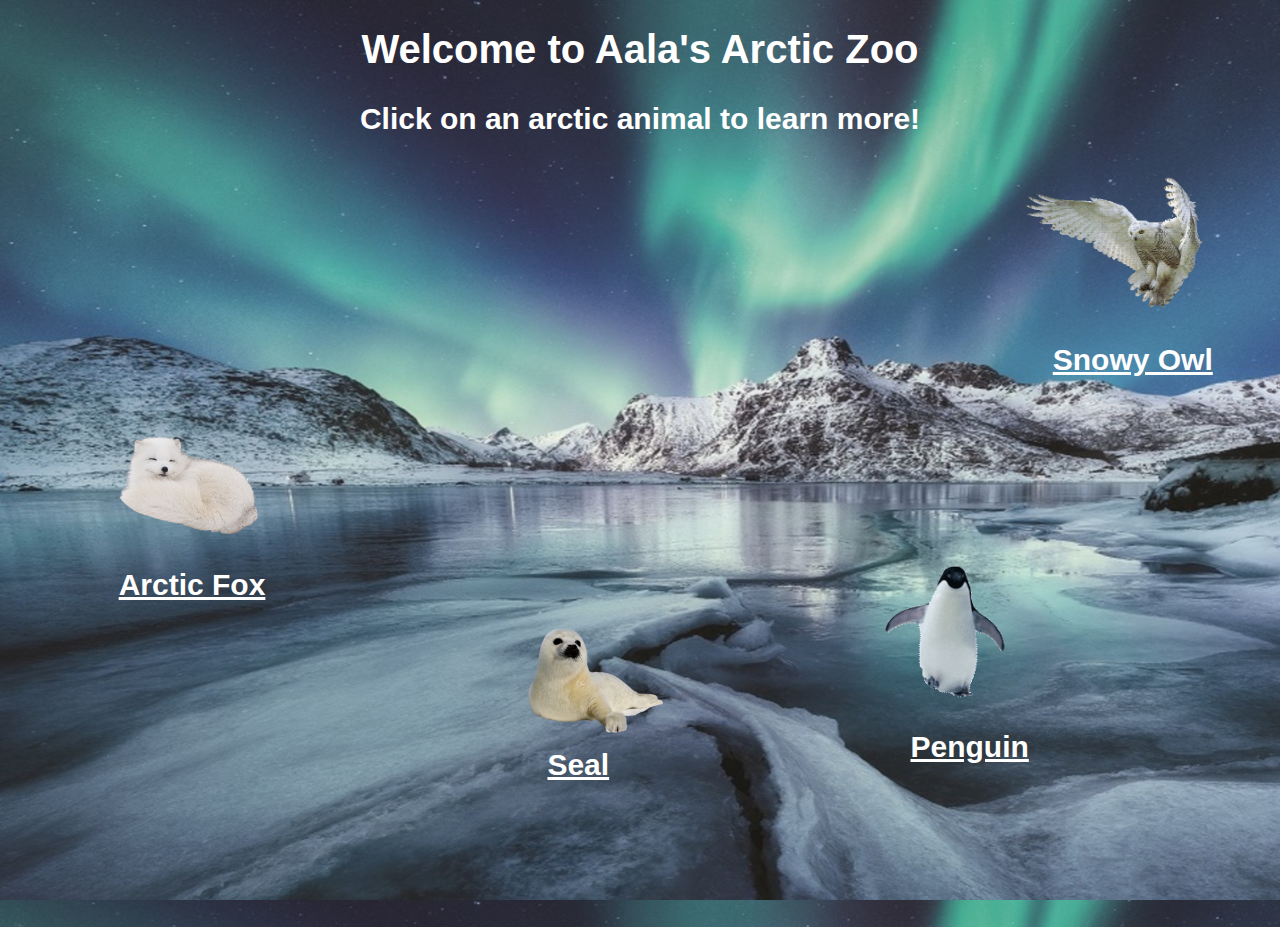
<file: index.html>
<!DOCTYPE html>
<html>

<head>
  <title>Aala's Zoo</title>
  <link rel="stylesheet" type="text/css" href="css/index.css">
</head>

<body>
  <style>
    

    body{
      background-image: url("img/arctic1.jpg");
      -webkit-background-size: cover;
      -moz-background-size: cover;
      -o-background-size: cover;
      background-size: cover;
    }
  </style>

  <h1 style="color:white; font-size:40px;">Welcome to Aala's Arctic Zoo</h1>
  <h3 style="color:white; font-size:30px;">Click on an arctic animal to learn more!</h3>

  <b>
    <section>
      <div class="link">
        <a href="html/arctic-fox.html", style="color:white; font-size:30px;", class="fox">Arctic Fox</a>
        <a href="html/arctic-fox.html">
          <IMG SRC= "img/arctic-fox/arcf.png", class="foxImage", style="width:15%">
        </a>
        
      </div>

      <br>
      <br>

      <div class="link">
        <a href="html/penguin.html", style="color:white; font-size:30px;", class="pen">Penguin</a>
        <a href="html/penguin.html">
          <IMG SRC= "img/penguin/penn.gif", class="penImage", style="width:12%">
        </a>
        
      </div>

      <br>
      <br>

      <div class="link">
        <a href="html/seal.html", style="color:white; font-size:30px;", class="sl">Seal</a>
        <a href="html/seal.html">
          <IMG SRC= "img/seal/sea7.png", class="slImage", style="width:15%">
         </a>
        
      </div>

      <br>
      <br>

      <div class="link">
        <a href="html/snowy-owl.html", style="color:white; font-size:30px;", class="snowy">Snowy Owl</a>
        <a href="html/snowy-owl.html">
          <IMG SRC= "img/snowy-owl/owl1.gif", class="snowyImage", style="width:14%">
        </a>
        
      </div>

    </section>
  </b>
</body>
</html>
</file>
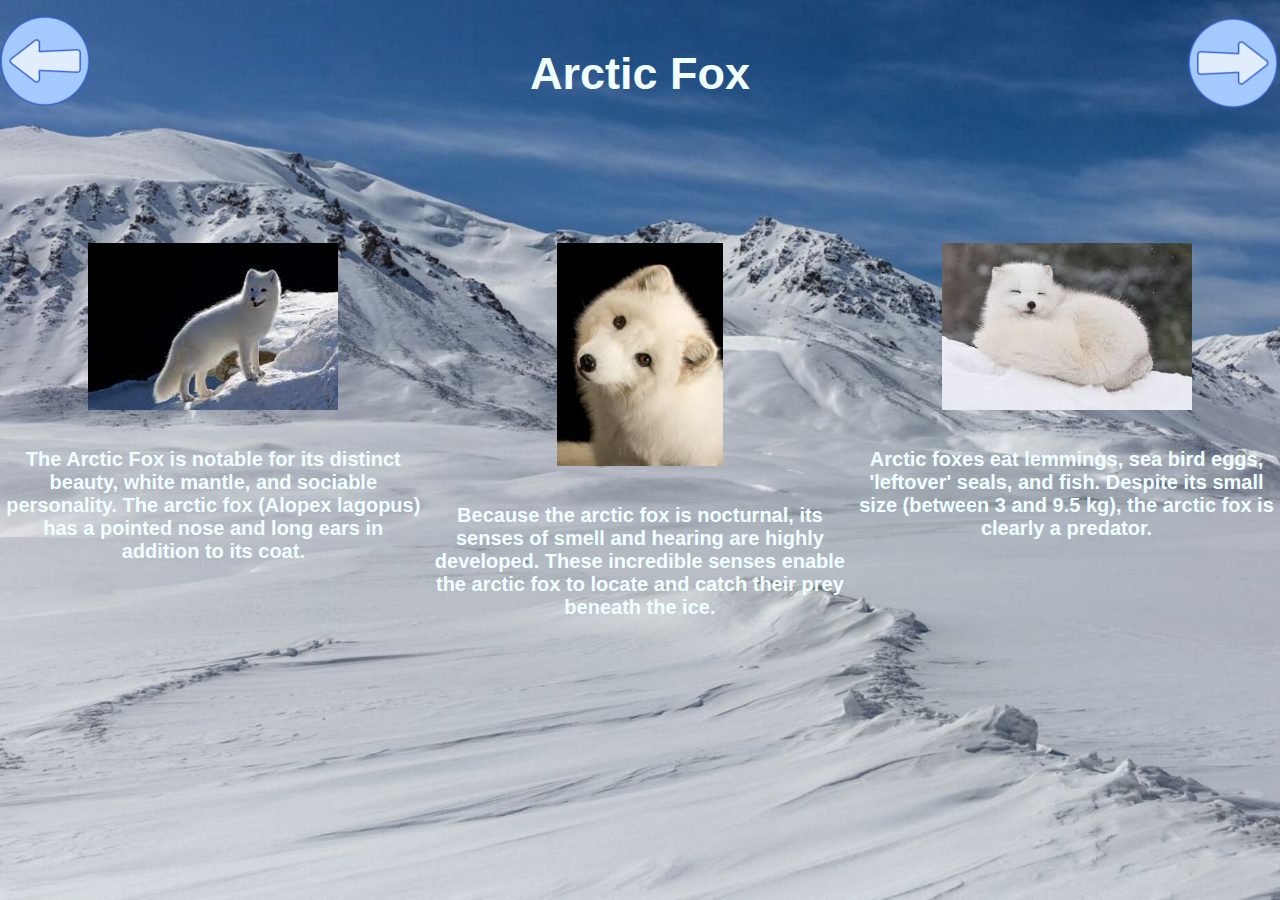
<file: html/arctic-fox.html>
<!DOCTYPE html>

<p id = "blogo">
  <a href="../index.html">
   <img src="../img/back.png">
  </a>
</p>

<p id = "flogo">
  <a href="../html/penguin.html">
   <img src="../img/forward.png">
  </a>
</p>

<head>
  <title>Aala's Zoo - Arctic Fox</title>
  <link rel="stylesheet" type="text/css" href="../css/animals.css">
</head>

<style>
  body{
    background-image: url("../img/arctic-fox/FX.jpg");
    -webkit-background-size: cover;
    -moz-background-size: cover;
    -o-background-size: cover;
    background-size: cover;
  }
</style>
<br>

<body>
  <h1 style="font-size: 45px; color: azure;">Arctic Fox</h1>
  <br>
  <br>
  <br>
  <br>
  <br>
  <br>
  <div class="row">
    <div class="column">
      <img src="../img/arctic-fox/1.jpeg" alt="Arctic Fox" style="width:60%">
      <br>
    <b>
      <p style="font-size: 20px;  color: azure; ">The Arctic Fox is notable for its distinct beauty, white mantle, and sociable personality. The arctic fox (Alopex lagopus) has a pointed nose and long ears in addition to its coat.</p>
    </b>
      
    </div>

    <div class="column">
      <img src="../img/arctic-fox/2.jpeg" alt="Arctic Fox" style="width:40%">
      <br>
    <b>
      <p style="font-size: 20px;  color: azure; "> Because the arctic fox is nocturnal, its senses of smell and hearing are highly developed. These incredible senses enable the arctic fox to locate and catch their prey beneath the ice.</p>
    </b>
    </div>

    <div class="column">
      <img src="../img/arctic-fox/4.jpeg" alt="Arctic Fox" style="width:60%">
      <br>
    <b>
      <p style="font-size: 20px;  color: azure; ">Arctic foxes eat lemmings, sea bird eggs, 'leftover' seals, and fish. Despite its small size (between 3 and 9.5 kg), the arctic fox is clearly a predator.</p>
    </b>
    </div>
  </div>
 

</body>
</file>
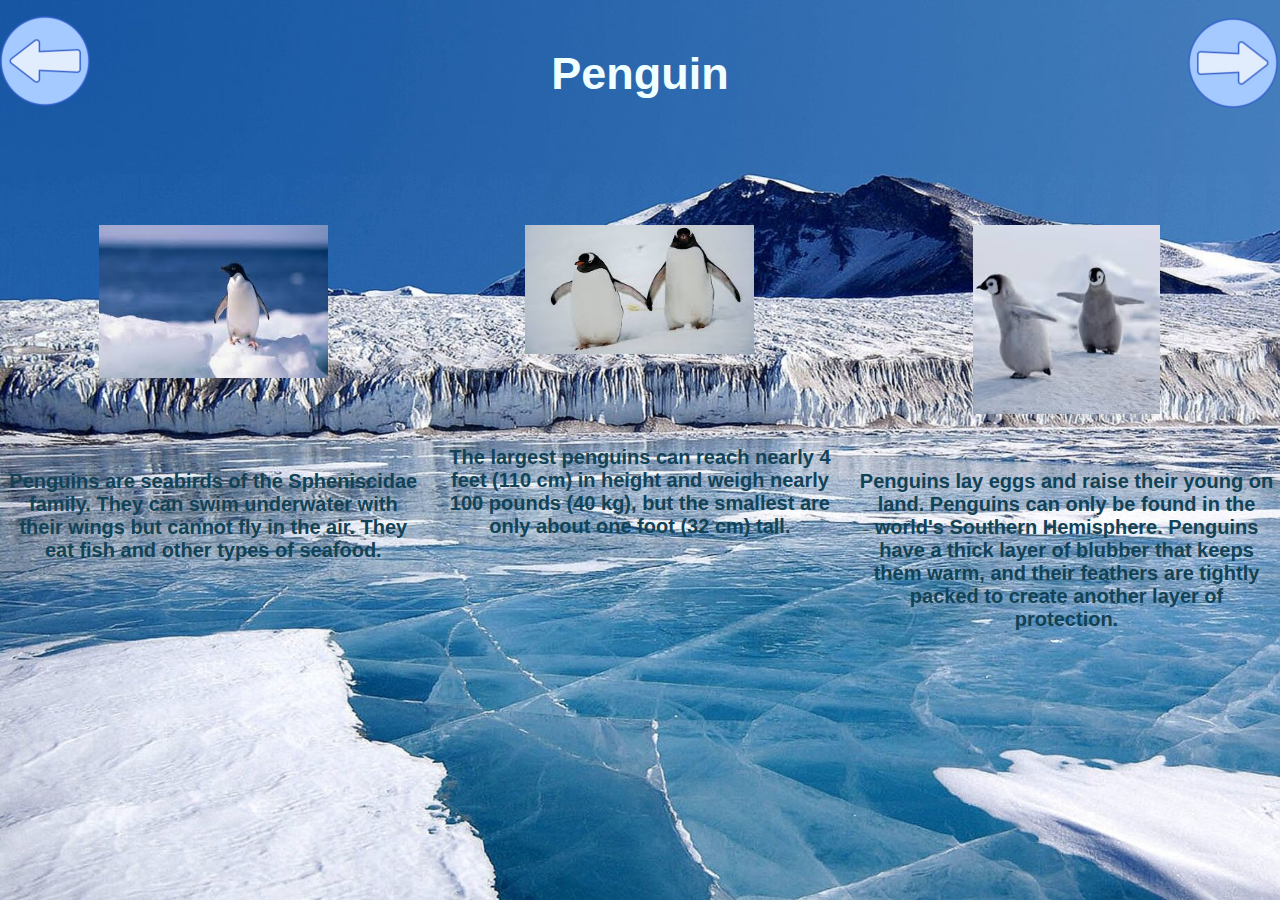
<file: html/penguin.html>
<!DOCTYPE html>
<head>
  <title>Aala's Zoo - Penguin</title>
  <link rel="stylesheet" type="text/css" href="../css/animals.css">
</head>

<p id = "blogo">
  <a href="../html/arctic-fox.html">
   <img src="../img/back.png">
  </a>
</p>

<p id = "flogo">
  <a href="../html/seal.html">
   <img src="../img/forward.png">
  </a>
</p>


<style>
  body{
    background-image: url("../img/penguin/peng.jpg");
    -webkit-background-size: cover;
    -moz-background-size: cover;
    -o-background-size: cover;
    background-size: cover;
  }
</style>

<br>
<body>
  <h1 style="font-size: 45px;  color: azure;">Penguin</h1>
  <br>
  <br>
  <br>
  <br>
  <br>

  <div class="row">

    <div class="column">
      <img src="../img/penguin/1.jpeg" alt="Penguin" style="width:55%">
      <br>
      <br>
      <br>
      <br>
      <b>
        <p style="font-size: 20px; color: rgb(17, 66, 85);">Penguins are seabirds of the Spheniscidae family. They can swim underwater with their wings but cannot fly in the air. They eat fish and other types of seafood. 
        </p>
      </b>
    </div>

    <div class="column">
      <img src="../img/penguin/3.jpeg" alt="Penguin" style="width:55%">
      <br>
      <br>
      <br>
      <br>
      <b>
        <p style="font-size: 20px; color: rgb(17, 66, 85);"> The largest penguins can reach nearly 4 feet (110 cm) in height and weigh nearly 100 pounds (40 kg), but the smallest are only about one foot (32 cm) tall.</p>
      </b>
    </div>

    <div class="column">
      <img src="../img/penguin/2.jpeg" alt="Penguin" style="width:45%">
      <br>
      <br>
      <b>
        <p style="font-size: 20px; color: rgb(17, 66, 85);">Penguins lay eggs and raise their young on land. Penguins can only be found in the world's Southern Hemisphere. Penguins have a thick layer of blubber that keeps them warm, and their feathers are tightly packed to create another layer of protection.</p>
     </b>
    </div>


  </div>
</file>
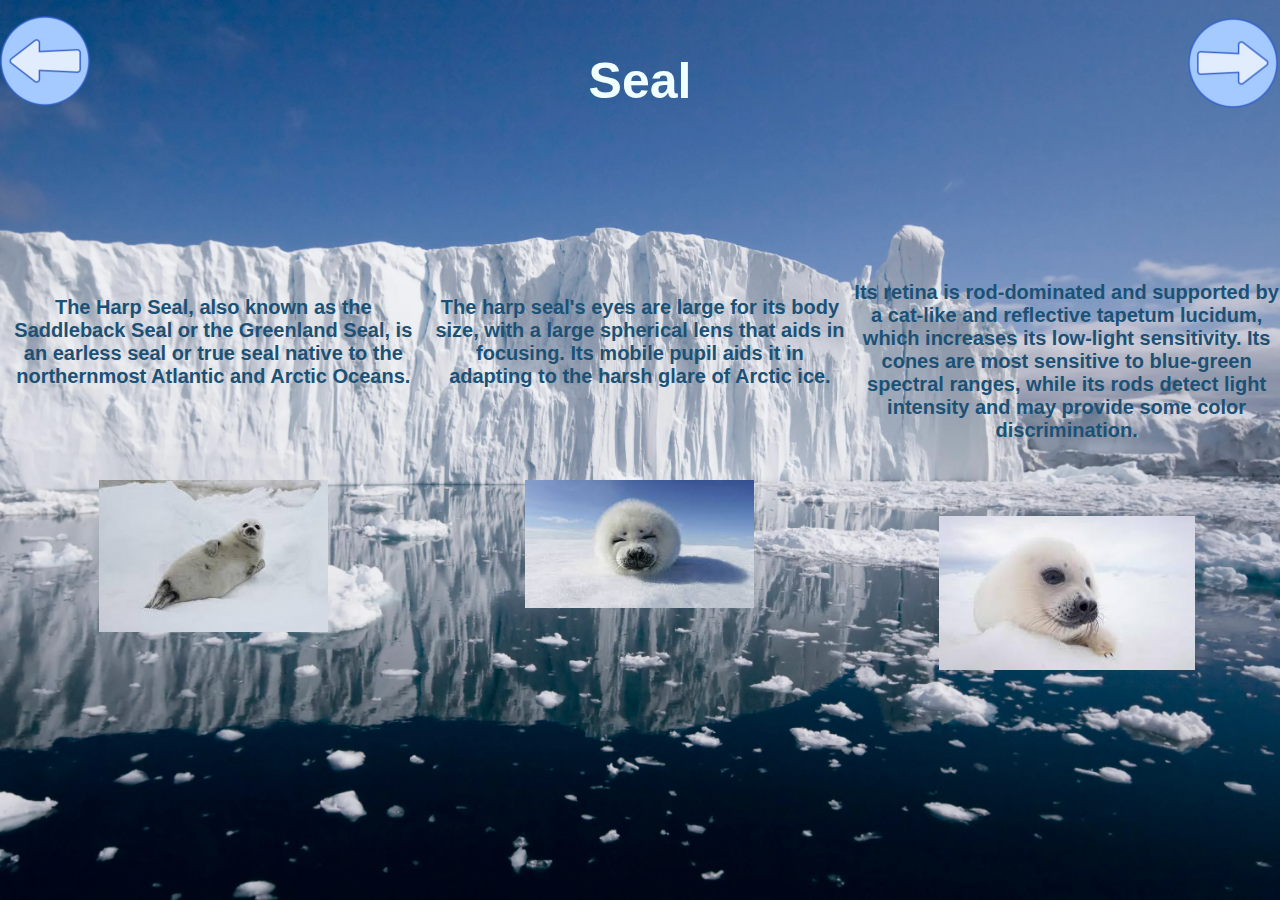
<file: html/seal.html>
<!DOCTYPE html>
<head>
  <title>Aala's Zoo - Seal</title>
  <link rel="stylesheet" type="text/css" href="../css/animals.css">
</head>

<p id = "blogo">
  <a href="../html/penguin.html">
   <img src="../img/back.png">
  </a>
</p>

<p id = "flogo">
  <a href="../html/snowy-owl.html">
   <img src="../img/forward.png">
  </a>
</p>

<style>
  body{
    background-image: url("../img/seal/sealback.webp");
    -webkit-background-size: cover;
    -moz-background-size: cover;
    -o-background-size: cover;
    background-size: cover;
  }
</style>
<br>

<body>
  <h1 style="font-size:50px; color: azure;">Seal</h1>
  <br>
  <br>
  <br>
  <br>
  <br>
  <br>

  <div class="row">

    <div class="column">
      <b>
      <p style="font-size: 20px; color: rgb(27, 81, 117);">The Harp Seal, also known as the Saddleback Seal or the Greenland Seal, is an earless seal or true seal native to the northernmost Atlantic and Arctic Oceans.</p>
    </b>

      <br>
      <br>
      <br>
      <br>
      <img src="../img/seal/1.jpeg" alt="Seal" style="width:55%">
    </div>

    <div class="column">
    <b>
      <p style="font-size: 20px; color:rgb(27, 81, 117);">The harp seal's eyes are large for its body size, with a large spherical lens that aids in focusing. Its mobile pupil aids it in adapting to the harsh glare of Arctic ice.</p>
      </b>
      <br>
      <br>
      <br>
      <br>
    
      <img src="../img/seal/3.jpeg" alt="Seal" style="width:55%">
    </div>

    <div class="column">

    </div>
    <b>
      <p style="font-size: 20px; color: rgb(27, 81, 117);"> Its retina is rod-dominated and supported by a cat-like and reflective tapetum lucidum, which increases its low-light sensitivity. Its cones are most sensitive to blue-green spectral ranges, while its rods detect light intensity and may provide some color discrimination.</p>
    </b>
      <br>
      <br>
      <br>
    
      <img src="../img/seal/2.jpeg" alt="Seal" style="width:20%">
    </div>


  </div>

<body>
</file>
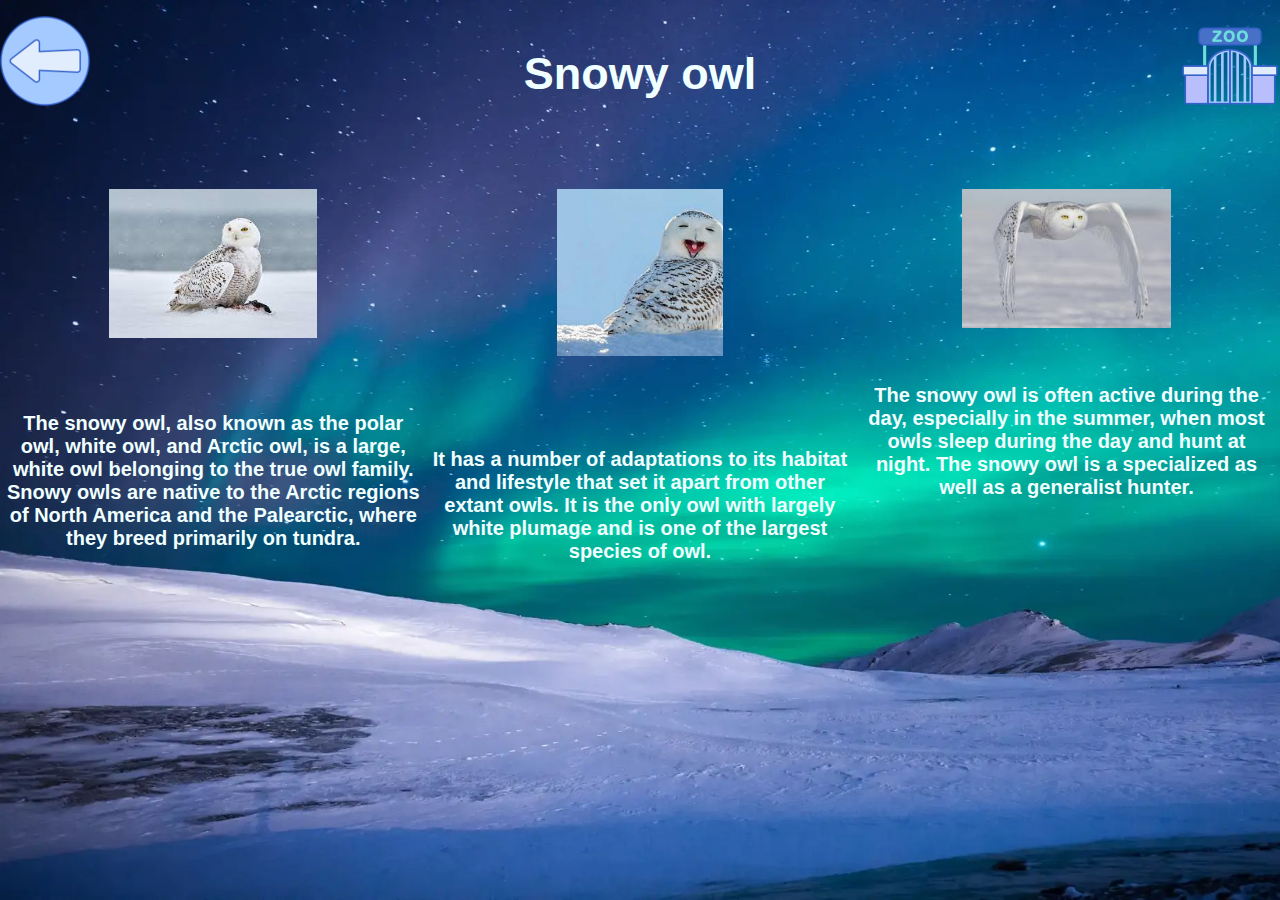
<file: html/snowy-owl.html>
<!DOCTYPE html>
<head>
  <title>Aala's Arctic Zoo - Snowy Owl</title>
  <link rel="stylesheet" type="text/css" href="../css/animals.css">
</head>

<p id = "blogo">
  <a href="../html/seal.html">
   <img src="../img/back.png">
  </a>
</p>


<p id = "flogo">
  <a href="../index.html">
   <img src="../img/icons8-zoo-100.png">
  </a>
</p>



<style>
  body{
    background-image: url("../img/snowy-owl/Arctic-aurora.webp");
    -webkit-background-size: cover;
    -moz-background-size: cover;
    -o-background-size: cover;
    background-size: cover;
  }
</style>

<br>
<body>
  <h1 style="font-size: 45px; color: azure;">Snowy owl</h1>
  <br>
  <br>
  <br>

  <div class="row">

    <div class="column">
      <img src="../img/snowy-owl/1.jpeg" alt="Snowy-owl" style="width:50%">
      <br>
      <br>
      <br>
      <b>
        <p style="font-size: 20px; color: azure;">The snowy owl, also known as the polar owl, white owl, and Arctic owl, is a large, white owl belonging to the true owl family. Snowy owls are native to the Arctic regions of North America and the Palearctic, where they breed primarily on tundra. 
        </p>
      </b>
    </div>

    <div class="column">
      <img src="../img/snowy-owl/3.jpeg" alt="Snowy-owl" style="width:40%">
      <br>
      <br>
      <br>
      <br>
      <b>
        <p style="font-size: 20px; color: azure;"> It has a number of adaptations to its habitat and lifestyle that set it apart from other extant owls. It is the only owl with largely white plumage and is one of the largest species of owl.</p>
      </b>
    </div>

    <div class="column">
      <img src="../img/snowy-owl/2.jpeg" alt="Snowy-owl" style="width:50%">
      <br>
      <br>
      <b>
        <p style="font-size: 20px; color: azure;">The snowy owl is often active during the day, especially in the summer, when most owls sleep during the day and hunt at night. The snowy owl is a specialized as well as a generalist hunter.</p>
     </b>
    </div>


  </div>
</file>
<file: css/index.css>
body {
  font-family: Verdana, sans-serif;
  background-color: rgb(84, 132, 177);
  text-align: center;
}
html, body {
  height: 100%;
  margin: 0;
  padding: 0;
}

img {
  padding: 0;
  display: block;
  margin: 0 auto;
  max-height: 100%;
  max-width: 100%;
}

.fox {
  
  position: absolute;
  top: 65%;
  left: 15%;
  transform: translate(-50%, -50%);

}

.foxImage {
  
  position: absolute;
  top: 54%;
  left: 15%;
  transform: translate(-50%, -50%);

}


 .pen {
  
  position: absolute;
  top: 83%;
  right: 15%;
  transform: translate(-50%, -50%);

}


.penImage {
  
  position: absolute;
  top: 70%;
  right: 14%;
  transform: translate(-50%, -50%);

}


.sl {
  
  position: absolute;
  top: 85%;
  right: 50%;
  transform: translate(-50%, -50%);

}

.slImage{
  
  position: absolute;
  top: 75%;
  right: 40%;
  transform: translate(-50%, -50%);

}


 .snowy {
  position: absolute;
  top: 40%;
  right: -1%;
  transform: translate(-50%, -50%);

}

.snowyImage {
  position: absolute;
  top: 27%;
  right: -1%;
  transform: translate(-50%, -50%);

}
</file>
<file: css/animals.css>
body {
  font-family: Verdana, sans-serif;
  background-color: rgb(201, 211, 219);
  text-align: center;
}
html, body {
  height: 100%;
  margin: 0;
  padding: 0;
}

img {
  padding: 0;
  display: block;
  margin: 0 auto;
  max-height: 100%;
  max-width: 100%;
}


* {
  box-sizing: border-box;
}

/* Three image containers (use 25% for four, and 50% for two, etc) */
.column {
  float: left;
  width: 33.33%;
  padding: 5px;
}

/* Clear floats after image containers */
.row::after {
  content: "";
  clear: both;
  display: table;
}

/* position for back logo*/
#blogo{ 
position:fixed; 
top:0; 
left:0; 

} 

/* position for front logo*/
#flogo{ 
  position:fixed; 
  top:0; 
  right:0; 
  }
</file>
